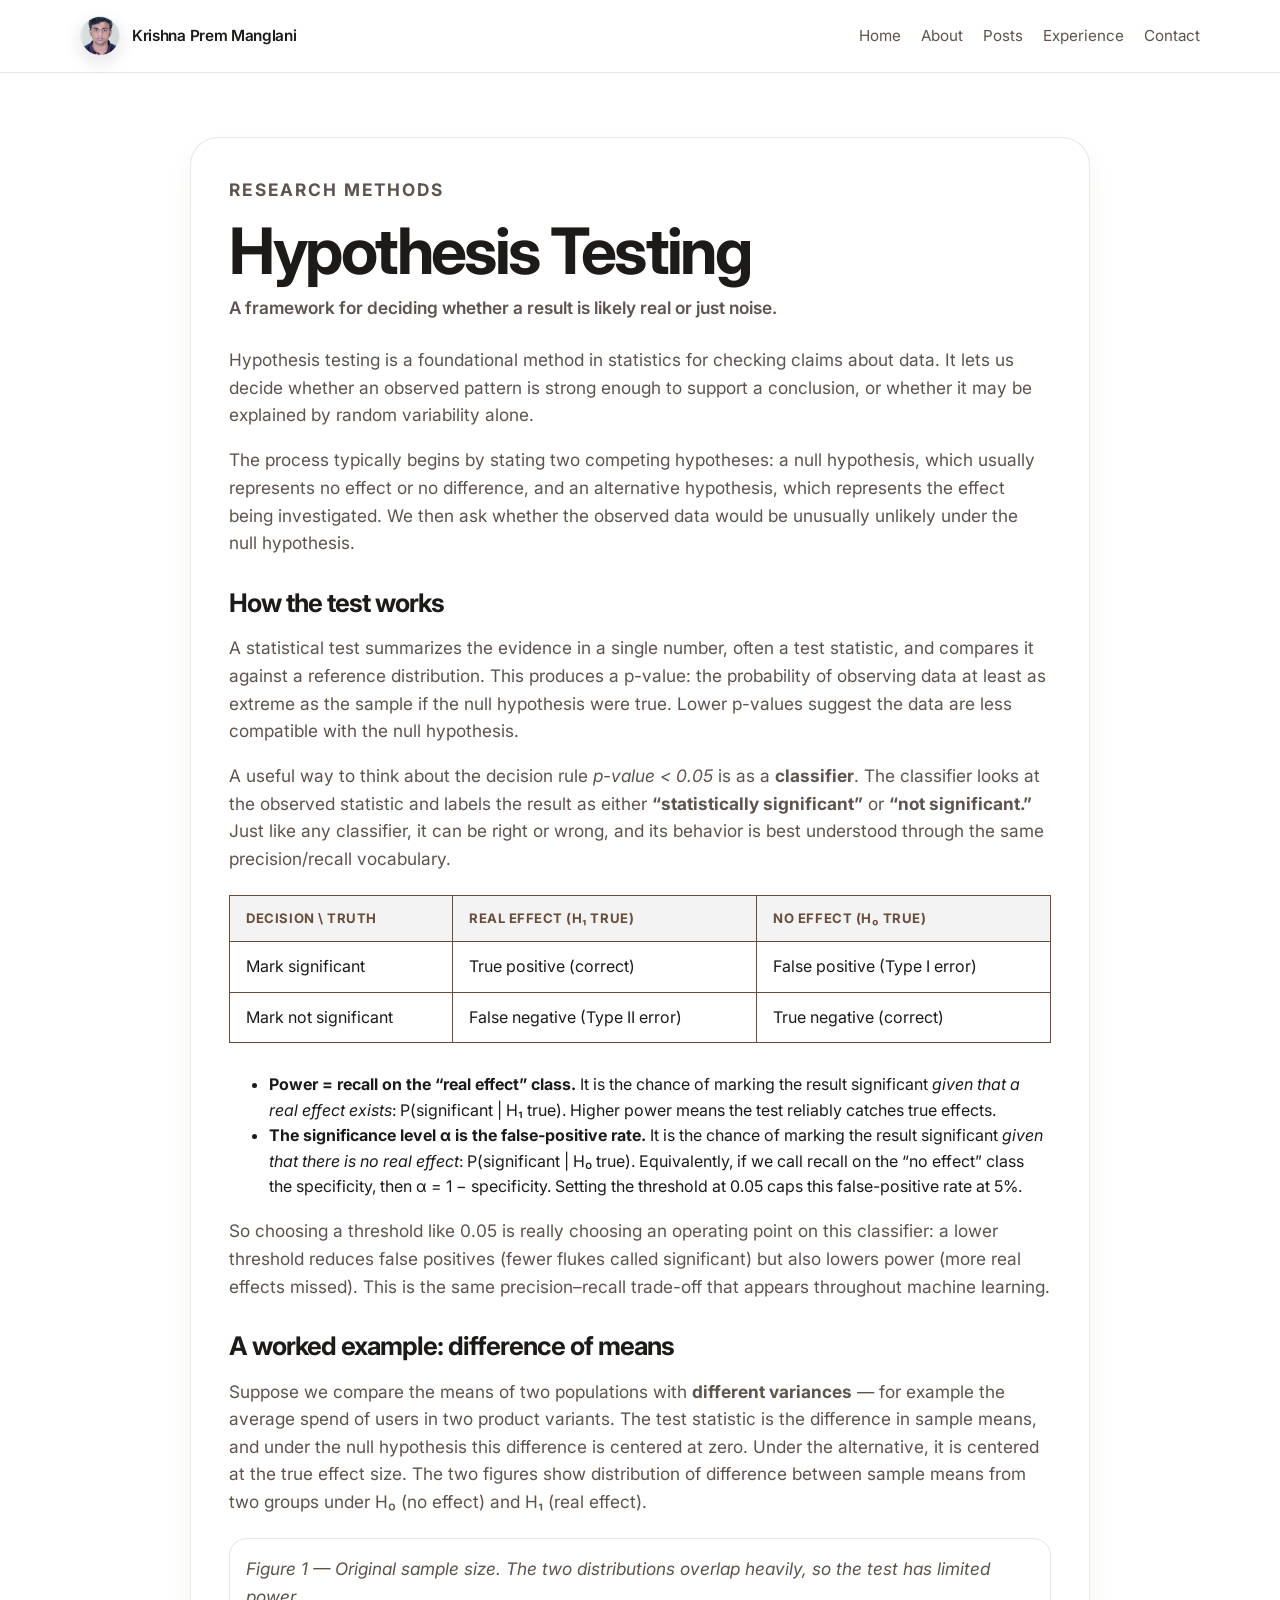
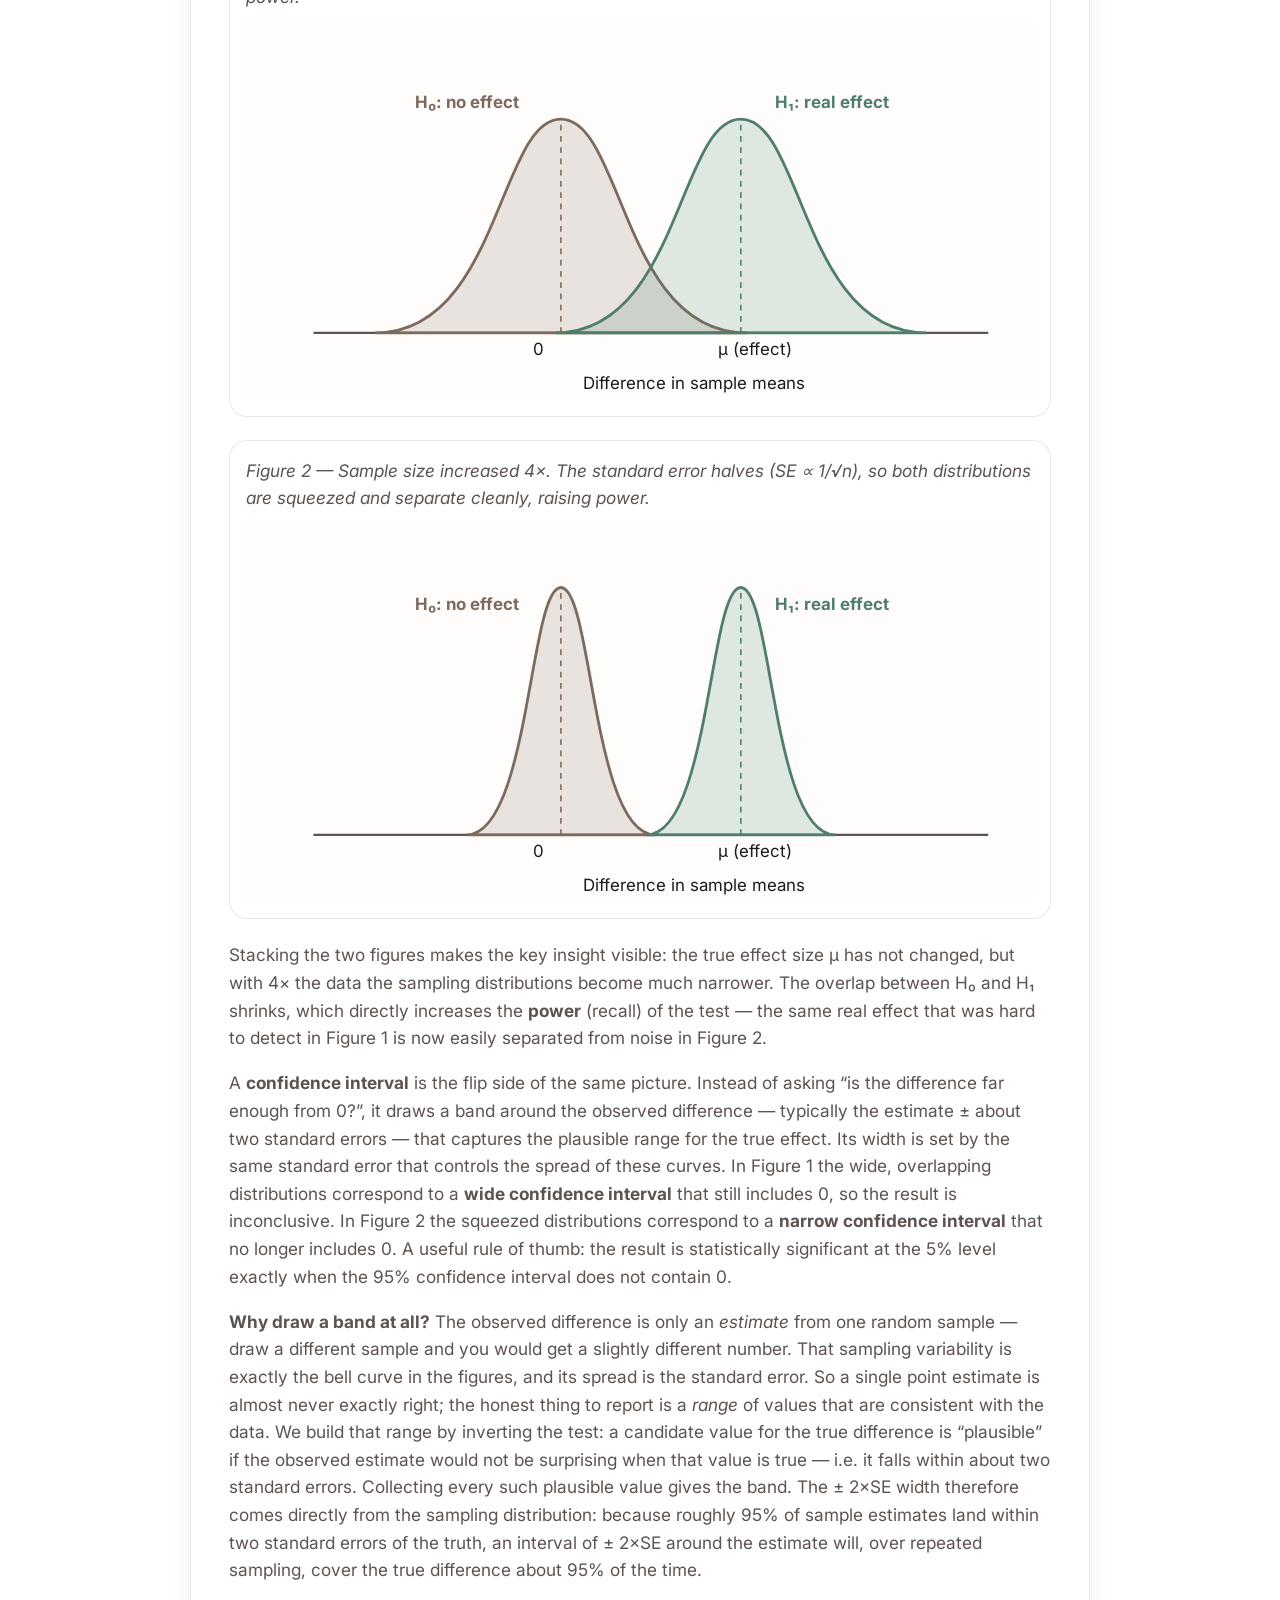
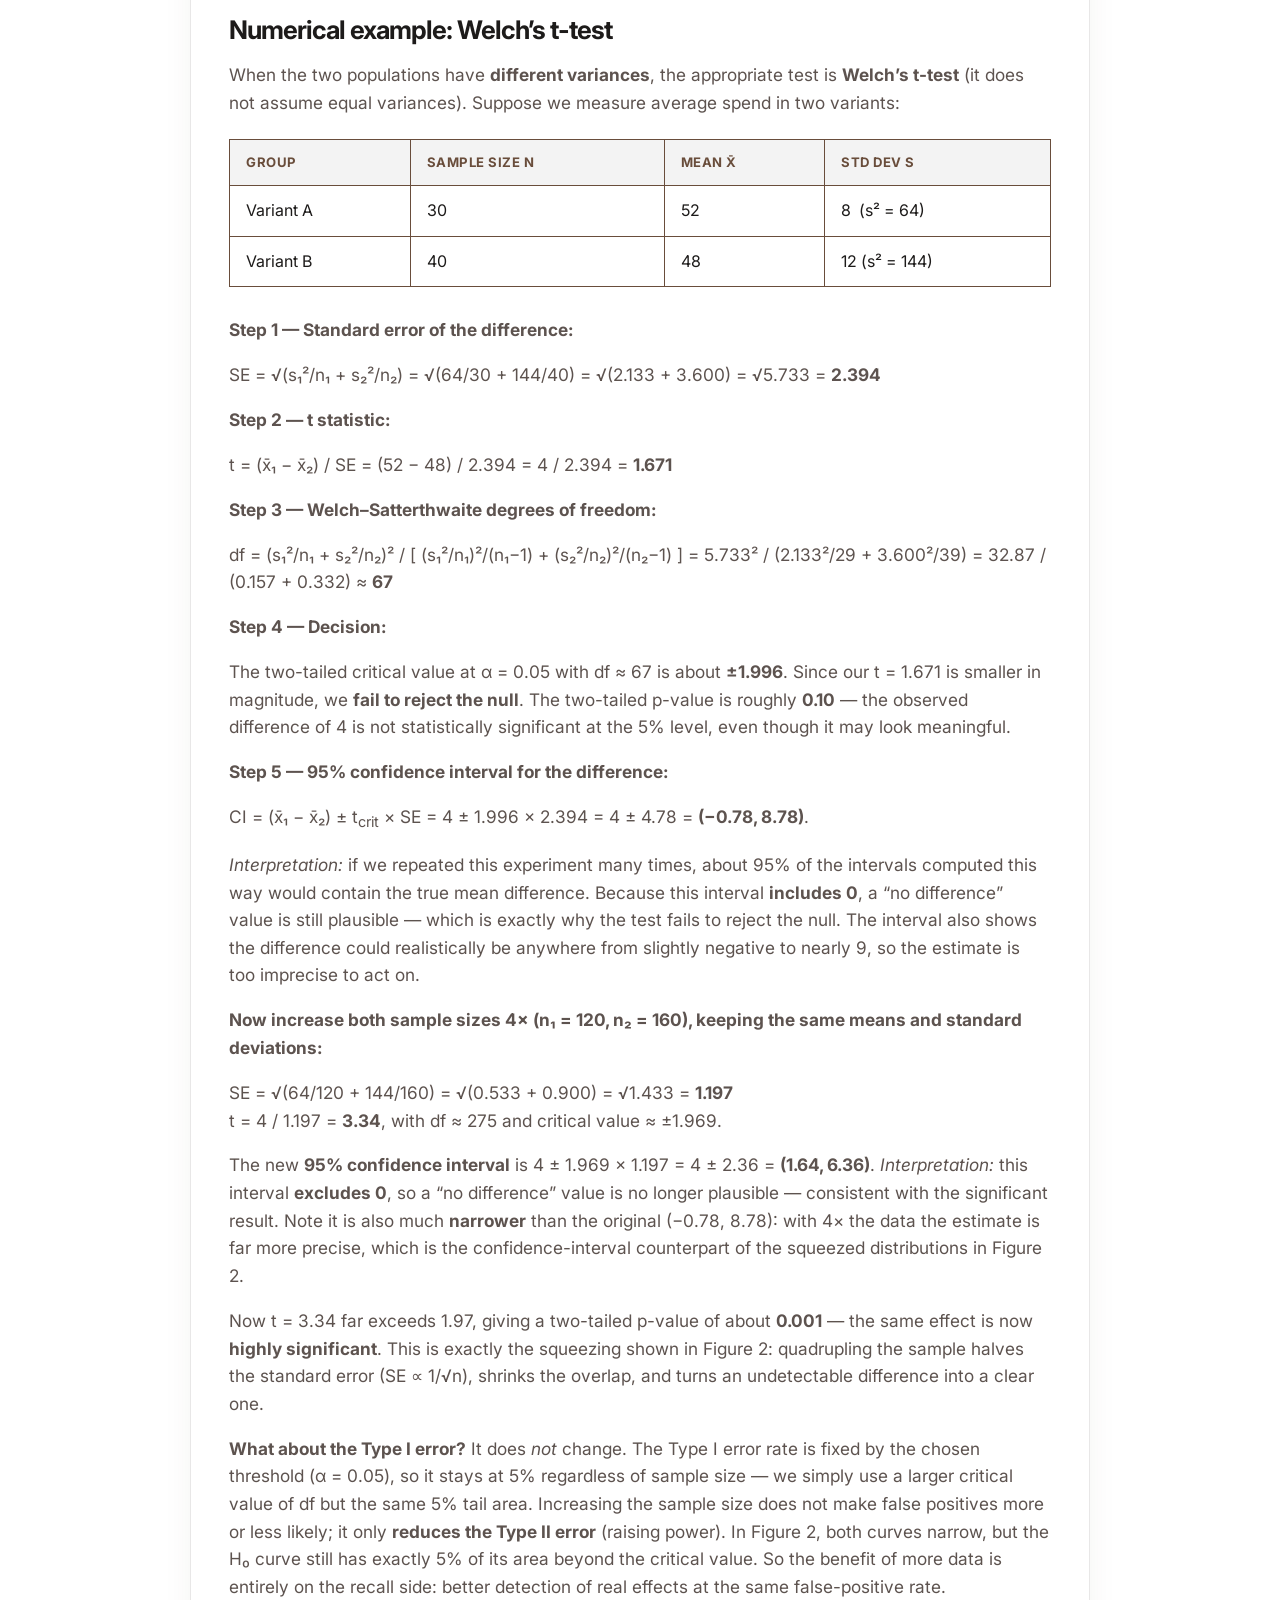
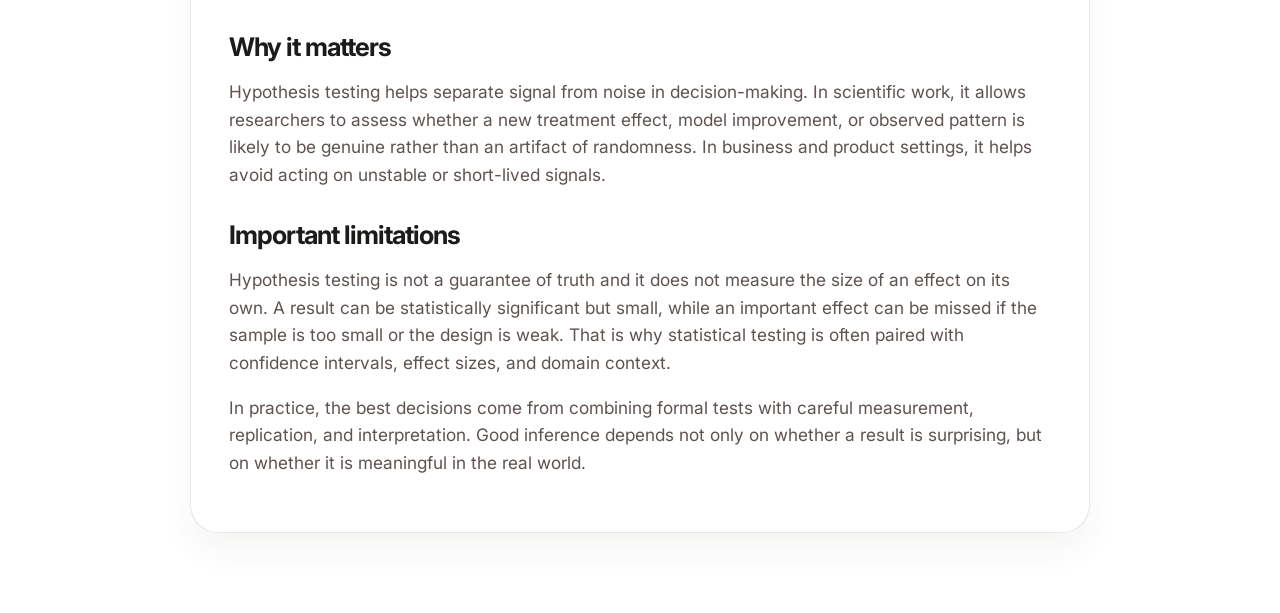
<file: hypothesis-testing.html>
<!DOCTYPE html>
<html lang="en">
  <head>
    <meta charset="UTF-8" />
    <meta name="viewport" content="width=device-width, initial-scale=1.0" />
    <title>Hypothesis Testing</title>
    <link rel="preconnect" href="https://fonts.googleapis.com" />
    <link rel="preconnect" href="https://fonts.gstatic.com" crossorigin />
    <link href="https://fonts.googleapis.com/css2?family=Inter:wght@400;500;600;700;800&display=swap" rel="stylesheet" />
    <link rel="stylesheet" href="style.css" />
  </head>
  <body class="post-page">
    <header class="site-header">
      <div class="container nav-wrap">
        <div class="brand" aria-label="Brand name">
          <img src="assets/IMG_20180211_121516.jpg" alt="Krishna Prem Manglani" class="brand-avatar" />
          <span class="brand-name">Krishna Prem Manglani</span>
        </div>
        <nav class="main-nav" aria-label="Main navigation">
          <a href="index.html#home">Home</a>
          <a href="index.html#about">About</a>
          <a href="index.html#posts">Posts</a>
          <a href="index.html#experience">Experience</a>
          <a href="index.html#contact">Contact</a>
        </nav>
      </div>
    </header>

    <main class="container post-content-wrap">
      <article class="post-article">
        <p class="eyebrow">Research Methods</p>
        <h1>Hypothesis Testing</h1>
        <p class="post-meta-line">A framework for deciding whether a result is likely real or just noise.</p>

        <p>
          Hypothesis testing is a foundational method in statistics for checking claims about data. It lets us
          decide whether an observed pattern is strong enough to support a conclusion, or whether it may be
          explained by random variability alone.
        </p>

        <p>
          The process typically begins by stating two competing hypotheses: a null hypothesis, which usually
          represents no effect or no difference, and an alternative hypothesis, which represents the effect
          being investigated. We then ask whether the observed data would be unusually unlikely under the null
          hypothesis.
        </p>

        <h2>How the test works</h2>
        <p>
          A statistical test summarizes the evidence in a single number, often a test statistic, and compares
          it against a reference distribution. This produces a p-value: the probability of observing data at
          least as extreme as the sample if the null hypothesis were true. Lower p-values suggest the data are
          less compatible with the null hypothesis.
        </p>

        <p>
          A useful way to think about the decision rule <em>p-value &lt; 0.05</em> is as a
          <strong>classifier</strong>. The classifier looks at the observed statistic and labels the result as
          either <strong>“statistically significant”</strong> or <strong>“not significant.”</strong> Just like any
          classifier, it can be right or wrong, and its behavior is best understood through the same
          precision/recall vocabulary.
        </p>

        <table class="data-table">
          <thead>
            <tr>
              <th>Decision \ Truth</th>
              <th>Real effect (H₁ true)</th>
              <th>No effect (H₀ true)</th>
            </tr>
          </thead>
          <tbody>
            <tr>
              <td>Mark significant</td>
              <td>True positive (correct)</td>
              <td>False positive (Type I error)</td>
            </tr>
            <tr>
              <td>Mark not significant</td>
              <td>False negative (Type II error)</td>
              <td>True negative (correct)</td>
            </tr>
          </tbody>
        </table>

        <ul>
          <li>
            <strong>Power = recall on the “real effect” class.</strong> It is the chance of marking the result
            significant <em>given that a real effect exists</em>: P(significant | H₁ true). Higher power means the
            test reliably catches true effects.
          </li>
          <li>
            <strong>The significance level α is the false-positive rate.</strong> It is the chance of marking the
            result significant <em>given that there is no real effect</em>: P(significant | H₀ true). Equivalently,
            if we call recall on the “no effect” class the specificity, then α = 1 − specificity. Setting the
            threshold at 0.05 caps this false-positive rate at 5%.
          </li>
        </ul>

        <p>
          So choosing a threshold like 0.05 is really choosing an operating point on this classifier: a lower
          threshold reduces false positives (fewer flukes called significant) but also lowers power (more real
          effects missed). This is the same precision–recall trade-off that appears throughout machine learning.
        </p>

        <h2>A worked example: difference of means</h2>
        <p>
          Suppose we compare the means of two populations with <strong>different variances</strong> — for example
          the average spend of users in two product variants. The test statistic is the difference in sample
          means, and under the null hypothesis this difference is centered at zero. Under the alternative, it is
          centered at the true effect size. The two figures show distribution of difference between sample means
          from two groups under H₀ (no effect) and H₁ (real effect).
        </p>

        <div class="stat-figure">
          <p class="figure-caption">Figure 1 — Original sample size. The two distributions overlap heavily, so the test has limited power.</p>
          <svg viewBox="0 0 700 340" width="100%" height="auto" role="img" aria-label="Overlapping null and alternative sampling distributions of the difference in means">
            <rect x="0" y="0" width="700" height="340" fill="#fffdfb"/>
            <line x1="60" y1="280" x2="660" y2="280" stroke="#5d534f" stroke-width="2"/>

            <path d="M115 280 C225 280, 225 90, 280 90 C335 90, 335 280, 445 280 Z" fill="#7e695d" fill-opacity="0.18" stroke="#7e695d" stroke-width="2.5"/>
            <path d="M275 280 C385 280, 385 90, 440 90 C495 90, 495 280, 605 280 Z" fill="#4f7e6a" fill-opacity="0.18" stroke="#4f7e6a" stroke-width="2.5"/>

            <line x1="280" y1="280" x2="280" y2="90" stroke="#7e695d" stroke-width="1.4" stroke-dasharray="5 5"/>
            <line x1="440" y1="280" x2="440" y2="90" stroke="#4f7e6a" stroke-width="1.4" stroke-dasharray="5 5"/>

            <g font-family="Inter, sans-serif" font-size="15" fill="#1d1b1a">
              <text x="255" y="300">0</text>
              <text x="420" y="300">μ (effect)</text>
              <text x="300" y="330">Difference in sample means</text>
              <text x="150" y="80" fill="#7e695d" font-weight="700">H₀: no effect</text>
              <text x="470" y="80" fill="#4f7e6a" font-weight="700">H₁: real effect</text>
            </g>
          </svg>
        </div>

        <div class="stat-figure">
          <p class="figure-caption">Figure 2 — Sample size increased 4×. The standard error halves (SE ∝ 1/√n), so both distributions are squeezed and separate cleanly, raising power.</p>
          <svg viewBox="0 0 700 340" width="100%" height="auto" role="img" aria-label="Null and alternative sampling distributions with 4x larger sample size, narrower and better separated">
            <rect x="0" y="0" width="700" height="340" fill="#fffdfb"/>
            <line x1="60" y1="280" x2="660" y2="280" stroke="#5d534f" stroke-width="2"/>

            <path d="M196 280 C252 280, 252 60, 280 60 C308 60, 308 280, 364 280 Z" fill="#7e695d" fill-opacity="0.18" stroke="#7e695d" stroke-width="2.5"/>
            <path d="M356 280 C412 280, 412 60, 440 60 C468 60, 468 280, 524 280 Z" fill="#4f7e6a" fill-opacity="0.18" stroke="#4f7e6a" stroke-width="2.5"/>

            <line x1="280" y1="280" x2="280" y2="60" stroke="#7e695d" stroke-width="1.4" stroke-dasharray="5 5"/>
            <line x1="440" y1="280" x2="440" y2="60" stroke="#4f7e6a" stroke-width="1.4" stroke-dasharray="5 5"/>

            <g font-family="Inter, sans-serif" font-size="15" fill="#1d1b1a">
              <text x="255" y="300">0</text>
              <text x="420" y="300">μ (effect)</text>
              <text x="300" y="330">Difference in sample means</text>
              <text x="150" y="80" fill="#7e695d" font-weight="700">H₀: no effect</text>
              <text x="470" y="80" fill="#4f7e6a" font-weight="700">H₁: real effect</text>
            </g>
          </svg>
        </div>

        <p>
          Stacking the two figures makes the key insight visible: the true effect size μ has not changed, but with
          4× the data the sampling distributions become much narrower. The overlap between H₀ and H₁ shrinks, which
          directly increases the <strong>power</strong> (recall) of the test — the same real effect that was hard to
          detect in Figure 1 is now easily separated from noise in Figure 2.
        </p>

        <p>
          A <strong>confidence interval</strong> is the flip side of the same picture. Instead of asking “is the
          difference far enough from 0?”, it draws a band around the observed difference — typically the estimate
          ± about two standard errors — that captures the plausible range for the true effect. Its width is set by
          the same standard error that controls the spread of these curves. In Figure 1 the wide, overlapping
          distributions correspond to a <strong>wide confidence interval</strong> that still includes 0, so the
          result is inconclusive. In Figure 2 the squeezed distributions correspond to a <strong>narrow
          confidence interval</strong> that no longer includes 0. A useful rule of thumb: the result is
          statistically significant at the 5% level exactly when the 95% confidence interval does not contain 0.
        </p>

        <p>
          <strong>Why draw a band at all?</strong> The observed difference is only an <em>estimate</em> from one
          random sample — draw a different sample and you would get a slightly different number. That sampling
          variability is exactly the bell curve in the figures, and its spread is the standard error. So a single
          point estimate is almost never exactly right; the honest thing to report is a <em>range</em> of values
          that are consistent with the data. We build that range by inverting the test: a candidate value for the
          true difference is “plausible” if the observed estimate would not be surprising when that value is true —
          i.e. it falls within about two standard errors. Collecting every such plausible value gives the band. The
          ± 2×SE width therefore comes directly from the sampling distribution: because roughly 95% of sample
          estimates land within two standard errors of the truth, an interval of ± 2×SE around the estimate will,
          over repeated sampling, cover the true difference about 95% of the time.
        </p>

        <h2>Numerical example: Welch’s t-test</h2>
        <p>
          When the two populations have <strong>different variances</strong>, the appropriate test is
          <strong>Welch’s t-test</strong> (it does not assume equal variances). Suppose we measure average spend in
          two variants:
        </p>

        <table class="data-table">
          <thead>
            <tr><th>Group</th><th>Sample size n</th><th>Mean x̄</th><th>Std dev s</th></tr>
          </thead>
          <tbody>
            <tr><td>Variant A</td><td>30</td><td>52</td><td>8&nbsp;&nbsp;(s² = 64)</td></tr>
            <tr><td>Variant B</td><td>40</td><td>48</td><td>12&nbsp;(s² = 144)</td></tr>
          </tbody>
        </table>

        <p><strong>Step 1 — Standard error of the difference:</strong></p>
        <p>
          SE = √(s₁²/n₁ + s₂²/n₂) = √(64/30 + 144/40) = √(2.133 + 3.600) = √5.733 = <strong>2.394</strong>
        </p>

        <p><strong>Step 2 — t statistic:</strong></p>
        <p>
          t = (x̄₁ − x̄₂) / SE = (52 − 48) / 2.394 = 4 / 2.394 = <strong>1.671</strong>
        </p>

        <p><strong>Step 3 — Welch–Satterthwaite degrees of freedom:</strong></p>
        <p>
          df = (s₁²/n₁ + s₂²/n₂)² / [ (s₁²/n₁)²/(n₁−1) + (s₂²/n₂)²/(n₂−1) ]
          = 5.733² / (2.133²/29 + 3.600²/39) = 32.87 / (0.157 + 0.332) ≈ <strong>67</strong>
        </p>

        <p><strong>Step 4 — Decision:</strong></p>
        <p>
          The two-tailed critical value at α = 0.05 with df ≈ 67 is about <strong>±1.996</strong>. Since our
          t = 1.671 is smaller in magnitude, we <strong>fail to reject the null</strong>. The two-tailed
          p-value is roughly <strong>0.10</strong> — the observed difference of 4 is not statistically
          significant at the 5% level, even though it may look meaningful.
        </p>

        <p><strong>Step 5 — 95% confidence interval for the difference:</strong></p>
        <p>
          CI = (x̄₁ − x̄₂) ± t<sub>crit</sub> × SE = 4 ± 1.996 × 2.394 = 4 ± 4.78 =
          <strong>(−0.78, 8.78)</strong>.
        </p>
        <p>
          <em>Interpretation:</em> if we repeated this experiment many times, about 95% of the intervals
          computed this way would contain the true mean difference. Because this interval
          <strong>includes 0</strong>, a “no difference” value is still plausible — which is exactly why the
          test fails to reject the null. The interval also shows the difference could realistically be anywhere
          from slightly negative to nearly 9, so the estimate is too imprecise to act on.
        </p>

        <p><strong>Now increase both sample sizes 4× (n₁ = 120, n₂ = 160), keeping the same means and standard deviations:</strong></p>
        <p>
          SE = √(64/120 + 144/160) = √(0.533 + 0.900) = √1.433 = <strong>1.197</strong><br />
          t = 4 / 1.197 = <strong>3.34</strong>, with df ≈ 275 and critical value ≈ ±1.969.
        </p>
        <p>
          The new <strong>95% confidence interval</strong> is 4 ± 1.969 × 1.197 = 4 ± 2.36 =
          <strong>(1.64, 6.36)</strong>. <em>Interpretation:</em> this interval <strong>excludes 0</strong>, so a
          “no difference” value is no longer plausible — consistent with the significant result. Note it is also
          much <strong>narrower</strong> than the original (−0.78, 8.78): with 4× the data the estimate is far more
          precise, which is the confidence-interval counterpart of the squeezed distributions in Figure 2.
        </p>
        <p>
          Now t = 3.34 far exceeds 1.97, giving a two-tailed p-value of about <strong>0.001</strong> — the same
          effect is now <strong>highly significant</strong>. This is exactly the squeezing shown in Figure 2:
          quadrupling the sample halves the standard error (SE ∝ 1/√n), shrinks the overlap, and turns an
          undetectable difference into a clear one.
        </p>

        <p>
          <strong>What about the Type I error?</strong> It does <em>not</em> change. The Type I error rate is
          fixed by the chosen threshold (α = 0.05), so it stays at 5% regardless of sample size — we simply use a
          larger critical value of df but the same 5% tail area. Increasing the sample size does not make false
          positives more or less likely; it only <strong>reduces the Type II error</strong> (raising power). In
          Figure 2, both curves narrow, but the H₀ curve still has exactly 5% of its area beyond the critical
          value. So the benefit of more data is entirely on the recall side: better detection of real effects at
          the same false-positive rate.
        </p>

        <h2>Why it matters</h2>
        <p>
          Hypothesis testing helps separate signal from noise in decision-making. In scientific work, it allows
          researchers to assess whether a new treatment effect, model improvement, or observed pattern is likely
          to be genuine rather than an artifact of randomness. In business and product settings, it helps avoid
          acting on unstable or short-lived signals.
        </p>

        <h2>Important limitations</h2>
        <p>
          Hypothesis testing is not a guarantee of truth and it does not measure the size of an effect on its
          own. A result can be statistically significant but small, while an important effect can be missed if
          the sample is too small or the design is weak. That is why statistical testing is often paired with
          confidence intervals, effect sizes, and domain context.
        </p>

        <p>
          In practice, the best decisions come from combining formal tests with careful measurement, replication,
          and interpretation. Good inference depends not only on whether a result is surprising, but on whether
          it is meaningful in the real world.
        </p>
      </article>
    </main>
  </body>
</html>
</file>
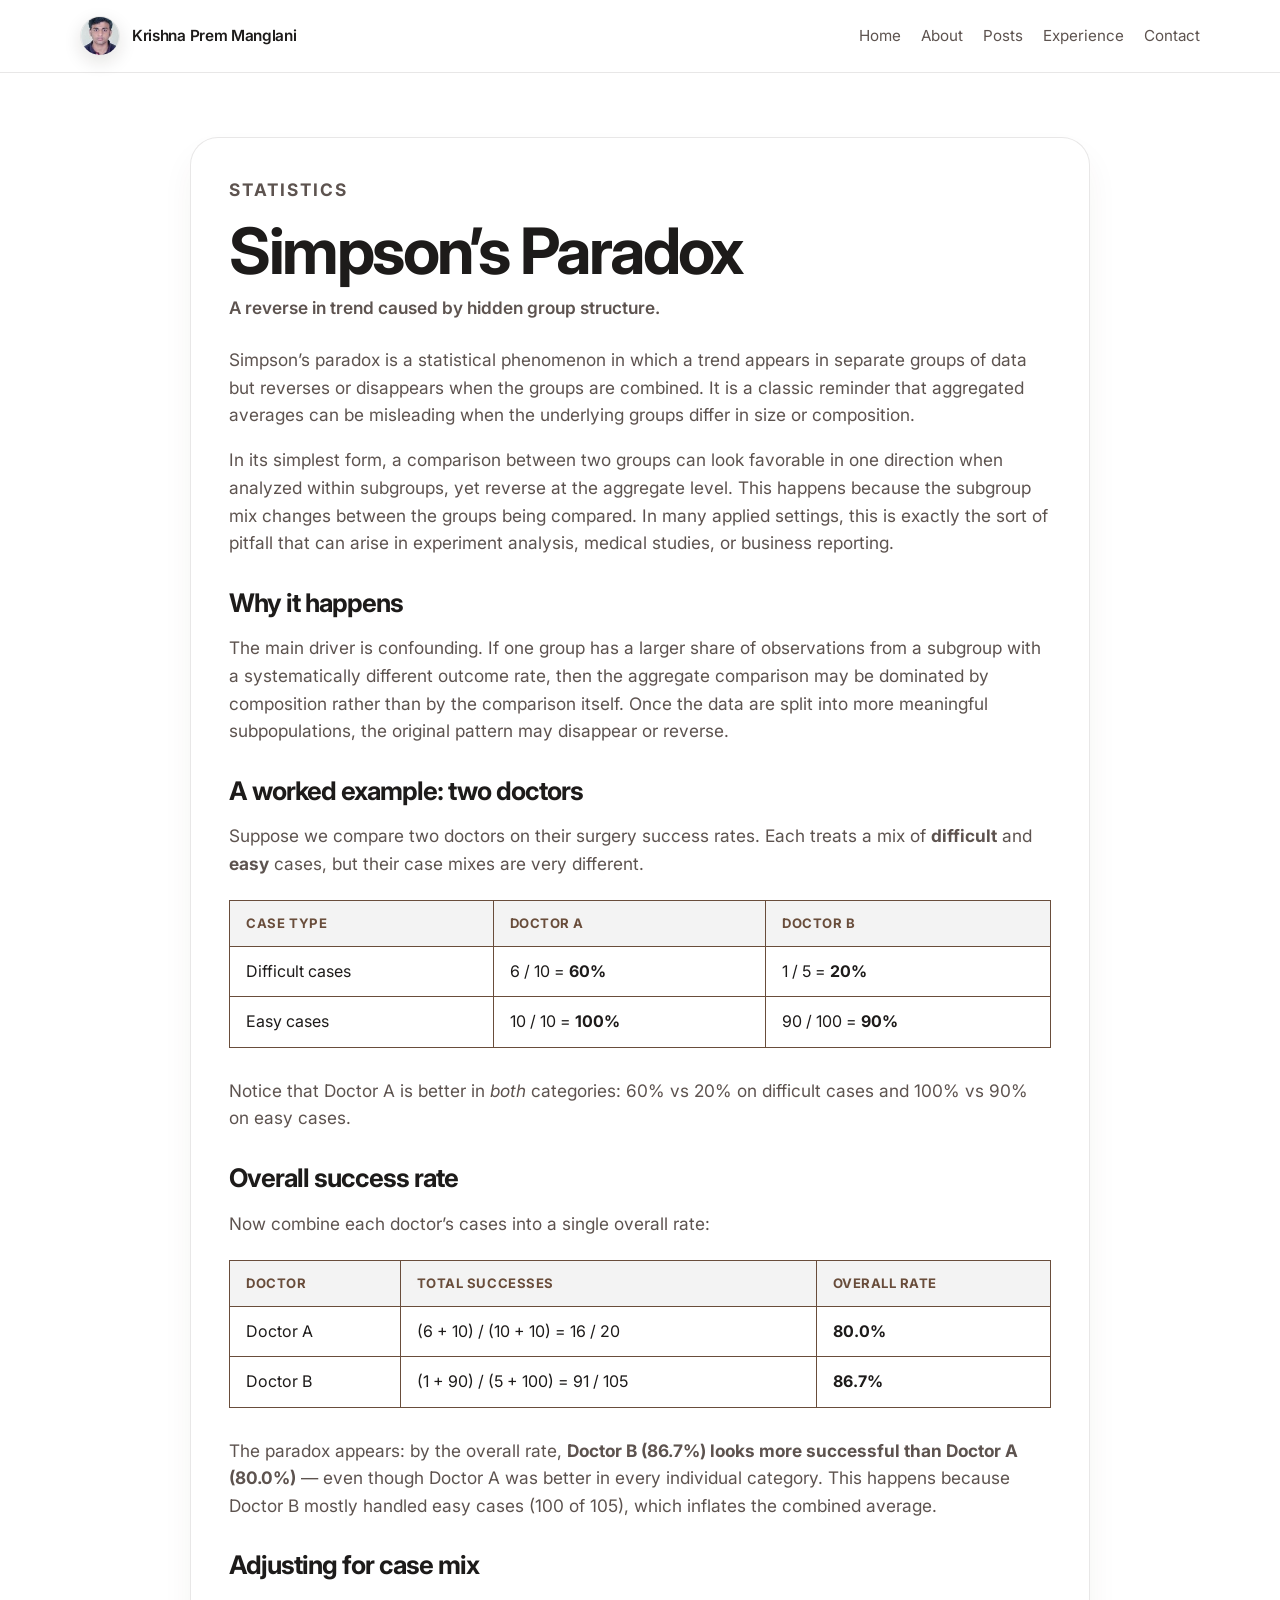
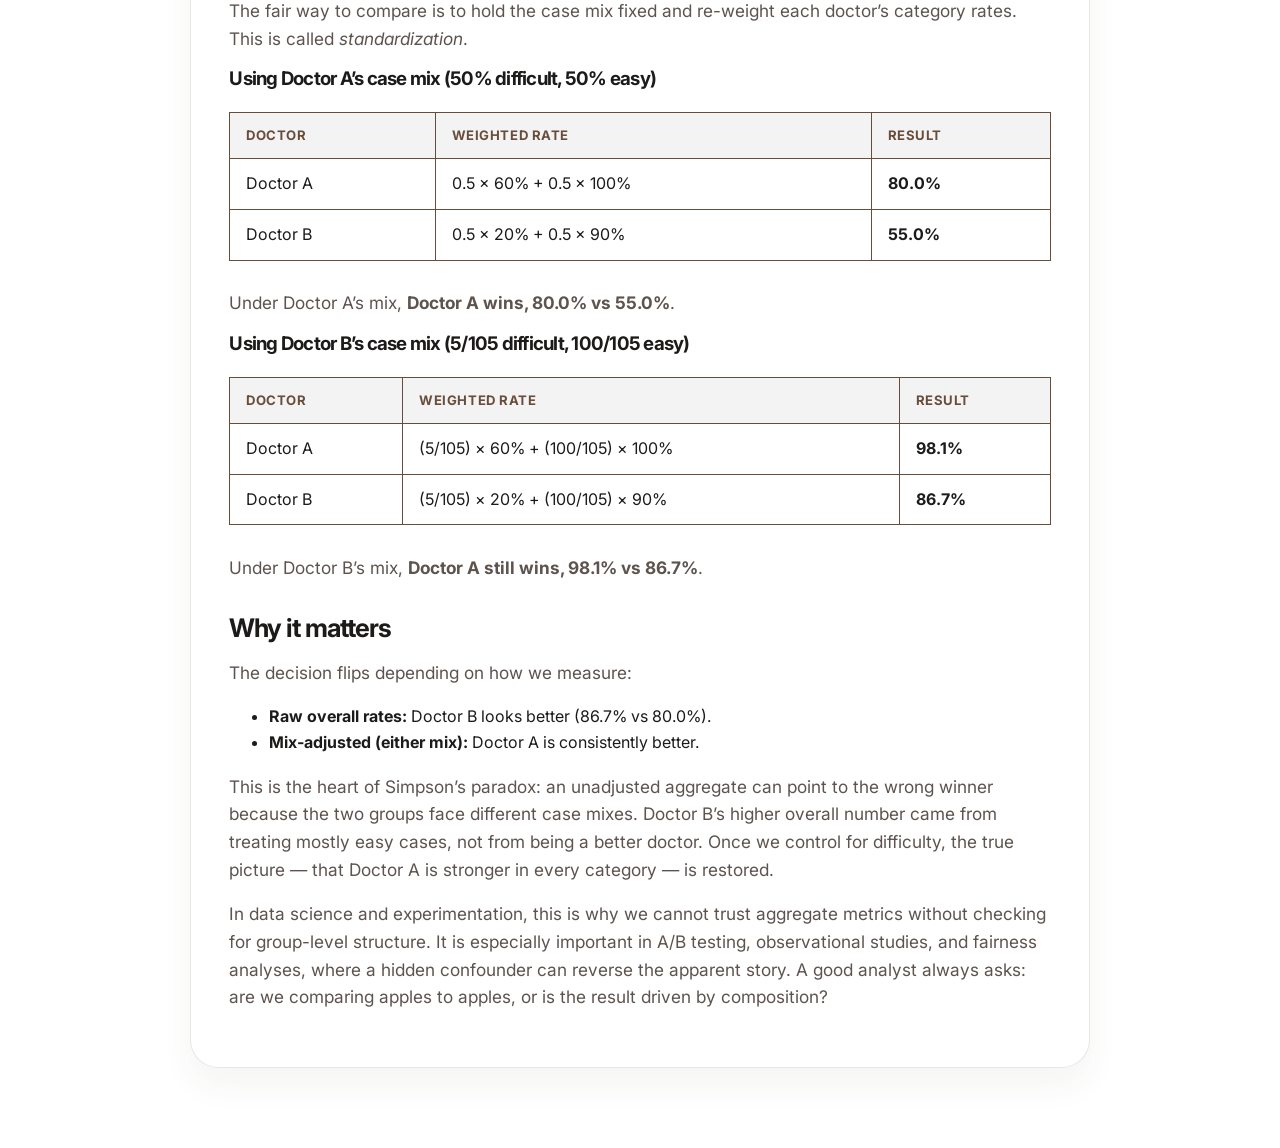
<file: simpson-paradox.html>
<!DOCTYPE html>
<html lang="en">
  <head>
    <meta charset="UTF-8" />
    <meta name="viewport" content="width=device-width, initial-scale=1.0" />
    <title>Simpson’s Paradox</title>
    <link rel="preconnect" href="https://fonts.googleapis.com" />
    <link rel="preconnect" href="https://fonts.gstatic.com" crossorigin />
    <link href="https://fonts.googleapis.com/css2?family=Inter:wght@400;500;600;700;800&display=swap" rel="stylesheet" />
    <link rel="stylesheet" href="style.css" />
  </head>
  <body class="post-page">
    <header class="site-header">
      <div class="container nav-wrap">
        <div class="brand" aria-label="Brand name">
          <img src="assets/IMG_20180211_121516.jpg" alt="Krishna Prem Manglani" class="brand-avatar" />
          <span class="brand-name">Krishna Prem Manglani</span>
        </div>
        <nav class="main-nav" aria-label="Main navigation">
          <a href="index.html#home">Home</a>
          <a href="index.html#about">About</a>
          <a href="index.html#posts">Posts</a>
          <a href="index.html#experience">Experience</a>
          <a href="index.html#contact">Contact</a>
        </nav>
      </div>
    </header>

    <main class="container post-content-wrap">
      <article class="post-article">
        <p class="eyebrow">Statistics</p>
        <h1>Simpson’s Paradox</h1>
        <p class="post-meta-line">A reverse in trend caused by hidden group structure.</p>

        <p>
          Simpson’s paradox is a statistical phenomenon in which a trend appears in separate groups of data
          but reverses or disappears when the groups are combined. It is a classic reminder that aggregated
          averages can be misleading when the underlying groups differ in size or composition.
        </p>

        <p>
          In its simplest form, a comparison between two groups can look favorable in one direction when
          analyzed within subgroups, yet reverse at the aggregate level. This happens because the subgroup
          mix changes between the groups being compared. In many applied settings, this is exactly the sort
          of pitfall that can arise in experiment analysis, medical studies, or business reporting.
        </p>

        <h2>Why it happens</h2>
        <p>
          The main driver is confounding. If one group has a larger share of observations from a subgroup
          with a systematically different outcome rate, then the aggregate comparison may be dominated by
          composition rather than by the comparison itself. Once the data are split into more meaningful
          subpopulations, the original pattern may disappear or reverse.
        </p>

        <h2>A worked example: two doctors</h2>
        <p>
          Suppose we compare two doctors on their surgery success rates. Each treats a mix of
          <strong>difficult</strong> and <strong>easy</strong> cases, but their case mixes are very different.
        </p>

        <table class="data-table">
          <thead>
            <tr>
              <th>Case type</th>
              <th>Doctor A</th>
              <th>Doctor B</th>
            </tr>
          </thead>
          <tbody>
            <tr>
              <td>Difficult cases</td>
              <td>6 / 10 = <strong>60%</strong></td>
              <td>1 / 5 = <strong>20%</strong></td>
            </tr>
            <tr>
              <td>Easy cases</td>
              <td>10 / 10 = <strong>100%</strong></td>
              <td>90 / 100 = <strong>90%</strong></td>
            </tr>
          </tbody>
        </table>

        <p>
          Notice that Doctor A is better in <em>both</em> categories: 60% vs 20% on difficult cases and
          100% vs 90% on easy cases.
        </p>

        <h2>Overall success rate</h2>
        <p>Now combine each doctor’s cases into a single overall rate:</p>
        <table class="data-table">
          <thead>
            <tr>
              <th>Doctor</th>
              <th>Total successes</th>
              <th>Overall rate</th>
            </tr>
          </thead>
          <tbody>
            <tr>
              <td>Doctor A</td>
              <td>(6 + 10) / (10 + 10) = 16 / 20</td>
              <td><strong>80.0%</strong></td>
            </tr>
            <tr>
              <td>Doctor B</td>
              <td>(1 + 90) / (5 + 100) = 91 / 105</td>
              <td><strong>86.7%</strong></td>
            </tr>
          </tbody>
        </table>
        <p>
          The paradox appears: by the overall rate, <strong>Doctor B (86.7%) looks more successful than
          Doctor A (80.0%)</strong> — even though Doctor A was better in every individual category. This
          happens because Doctor B mostly handled easy cases (100 of 105), which inflates the combined average.
        </p>

        <h2>Adjusting for case mix</h2>
        <p>
          The fair way to compare is to hold the case mix fixed and re-weight each doctor’s category rates.
          This is called <em>standardization</em>.
        </p>

        <h3>Using Doctor A’s case mix (50% difficult, 50% easy)</h3>
        <table class="data-table">
          <thead>
            <tr><th>Doctor</th><th>Weighted rate</th><th>Result</th></tr>
          </thead>
          <tbody>
            <tr>
              <td>Doctor A</td>
              <td>0.5 × 60% + 0.5 × 100%</td>
              <td><strong>80.0%</strong></td>
            </tr>
            <tr>
              <td>Doctor B</td>
              <td>0.5 × 20% + 0.5 × 90%</td>
              <td><strong>55.0%</strong></td>
            </tr>
          </tbody>
        </table>
        <p>Under Doctor A’s mix, <strong>Doctor A wins, 80.0% vs 55.0%</strong>.</p>

        <h3>Using Doctor B’s case mix (5/105 difficult, 100/105 easy)</h3>
        <table class="data-table">
          <thead>
            <tr><th>Doctor</th><th>Weighted rate</th><th>Result</th></tr>
          </thead>
          <tbody>
            <tr>
              <td>Doctor A</td>
              <td>(5/105) × 60% + (100/105) × 100%</td>
              <td><strong>98.1%</strong></td>
            </tr>
            <tr>
              <td>Doctor B</td>
              <td>(5/105) × 20% + (100/105) × 90%</td>
              <td><strong>86.7%</strong></td>
            </tr>
          </tbody>
        </table>
        <p>Under Doctor B’s mix, <strong>Doctor A still wins, 98.1% vs 86.7%</strong>.</p>

        <h2>Why it matters</h2>
        <p>
          The decision flips depending on how we measure:
        </p>
        <ul>
          <li><strong>Raw overall rates:</strong> Doctor B looks better (86.7% vs 80.0%).</li>
          <li><strong>Mix-adjusted (either mix):</strong> Doctor A is consistently better.</li>
        </ul>
        <p>
          This is the heart of Simpson’s paradox: an unadjusted aggregate can point to the wrong winner
          because the two groups face different case mixes. Doctor B’s higher overall number came from
          treating mostly easy cases, not from being a better doctor. Once we control for difficulty, the
          true picture — that Doctor A is stronger in every category — is restored.
        </p>

        <p>
          In data science and experimentation, this is why we cannot trust aggregate metrics without checking
          for group-level structure. It is especially important in A/B testing, observational studies, and
          fairness analyses, where a hidden confounder can reverse the apparent story. A good analyst always
          asks: are we comparing apples to apples, or is the result driven by composition?
        </p>
      </article>
    </main>
  </body>
</html>
</file>
<file: style.css>
:root {
  --bg: #ffffff;
  --bg-strong: #ffffff;
  --panel: #ffffff;
  --panel-strong: #f3f3f3;
  --text: #1d1b1a;
  --muted: #5d534f;
  --line: rgba(29, 27, 26, 0.1);
  --accent: #87614d;
  --accent-strong: #694d3b;
  --shadow: 0 24px 54px rgba(56, 42, 37, 0.12);
}

* {
  box-sizing: border-box;
}

html {
  scroll-behavior: smooth;
}

body {
  margin: 0;
  font-family: "Inter", sans-serif;
  background: var(--bg);
  color: var(--text);
  line-height: 1.6;
}

a {
  color: inherit;
  text-decoration: none;
}

img {
  max-width: 100%;
  display: block;
}

.container {
  width: min(1120px, calc(100% - 2rem));
  margin: 0 auto;
}

.site-header {
  position: sticky;
  top: 0;
  z-index: 10;
  backdrop-filter: blur(18px);
  background: rgba(255, 255, 255, 0.92);
  border-bottom: 1px solid var(--line);
}

.nav-wrap {
  display: flex;
  align-items: center;
  justify-content: space-between;
  min-height: 72px;
}

.brand {
  display: inline-flex;
  align-items: center;
  gap: 0.75rem;
  min-width: 0;
}

.brand-avatar {
  width: 2.5rem;
  height: 2.5rem;
  border-radius: 50%;
  object-fit: cover;
  border: 1px solid var(--line);
  box-shadow: 0 6px 18px rgba(34, 24, 19, 0.12);
}

.brand-name {
  font-size: 0.96rem;
  font-weight: 600;
  letter-spacing: -0.02em;
  color: var(--text);
}

.main-nav {
  display: flex;
  align-items: center;
  gap: 1.25rem;
  color: var(--muted);
  font-size: 0.95rem;
}

.main-nav a:hover,
.socials a:hover,
.text-link:hover {
  color: var(--accent-strong);
}

.hero {
  padding: 0 0 2.5rem;
}

.carousel {
  position: relative;
  width: 100%;
  min-height: 620px;
  overflow: hidden;
  background: #f4f1ee;
}

.carousel-caption {
  position: absolute;
  left: clamp(2rem, 4vw, 4rem);
  bottom: clamp(3.2rem, 5vw, 4rem);
  z-index: 3;
  max-width: min(44rem, 80vw);
  color: rgba(255, 255, 255, 0.62);
  text-shadow: 0 6px 22px rgba(0, 0, 0, 0.18);
}

.carousel-caption h2 {
  margin: 0;
  font-size: clamp(1.05rem, 1.8vw, 1.8rem);
  line-height: 1.1;
  letter-spacing: -0.03em;
  font-weight: 500;
}

.slides {
  position: relative;
  width: 100%;
  height: 620px;
}

.slide {
  position: absolute;
  inset: 0;
  opacity: 0;
  pointer-events: none;
  transition: opacity 0.8s ease;
}

.slide.active {
  opacity: 1;
  pointer-events: auto;
}

.slide img {
  width: 100%;
  height: 100%;
  object-fit: cover;
  object-position: center center;
  filter: saturate(0.9) brightness(0.72);
  transform: scale(1.02);
}

.carousel-dots {
  position: absolute;
  left: 50%;
  bottom: 1.25rem;
  transform: translateX(-50%);
  display: flex;
  gap: 0.6rem;
  z-index: 4;
}

.dot {
  width: 0.8rem;
  height: 0.8rem;
  border-radius: 50%;
  border: 0;
  background: rgba(255, 255, 255, 0.45);
  cursor: pointer;
  padding: 0;
}

.dot.active {
  background: white;
  box-shadow: 0 0 0 4px rgba(255, 255, 255, 0.2);
}

.hero-grid {
  display: grid;
  grid-template-columns: 1.3fr 0.7fr;
  gap: 2rem;
  align-items: center;
}

.eyebrow {
  margin: 0 0 0.75rem;
  color: var(--accent-strong);
  font-weight: 700;
  letter-spacing: 0.12em;
  text-transform: uppercase;
  font-size: 0.72rem;
}

h1,
h2,
h3 {
  margin: 0 0 0.8rem;
  letter-spacing: -0.04em;
  line-height: 1.1;
}

h1 {
  font-size: clamp(2.7rem, 5vw, 4.7rem);
  max-width: 620px;
}

h2 {
  font-size: clamp(2rem, 3vw, 2.8rem);
}

.hero-text,
.featured-content p,
.about-copy p,
.newsletter-box p,
.card p,
.about-grid p,
.project-card p,
.post-body p,
.timeline-content p,
.profile-card p {
  color: var(--muted);
  font-size: 1.05rem;
}

.quick-stats {
  display: flex;
  flex-wrap: wrap;
  gap: 1.25rem;
  margin-top: 2rem;
}

.quick-stats div {
  min-width: 120px;
}

.quick-stats strong {
  display: block;
  font-size: 1.2rem;
  letter-spacing: -0.04em;
}

.quick-stats span {
  color: var(--muted);
  font-size: 0.85rem;
}

.hero-actions {
  display: flex;
  flex-wrap: wrap;
  gap: 1rem;
  margin-top: 2rem;
}

.hero-panel {
  display: flex;
  justify-content: center;
}

.profile-card {
  width: min(100%, 420px);
  background: linear-gradient(180deg, rgba(18, 18, 18, 0.96), rgba(43, 27, 20, 0.92));
  color: #f1ece8;
  padding: 2rem;
  border-radius: 28px;
  box-shadow: var(--shadow);
}

.profile-badge {
  display: inline-block;
  margin-bottom: 0.85rem;
  padding: 0.45rem 0.7rem;
  border-radius: 999px;
  background: rgba(255,255,255,0.12);
  border: 1px solid rgba(255,255,255,0.2);
  font-size: 0.72rem;
  letter-spacing: 0.08em;
  text-transform: uppercase;
}

.profile-card h2 {
  margin-bottom: 0.8rem;
  font-size: clamp(1.7rem, 3vw, 2.4rem);
}

.profile-card p,
.profile-card li {
  color: rgba(241, 236, 232, 0.8);
}

.profile-card ul {
  margin: 1rem 0 0;
  padding-left: 1.1rem;
}

.section {
  padding: 3rem 0 4.5rem;
}

.about-grid {
  display: grid;
  grid-template-columns: 1.25fr 0.75fr;
  gap: 2rem;
  align-items: center;
}

.about-copy {
  min-width: 0;
}

.about-photo {
  display: flex;
  justify-content: center;
}

.about-photo img {
  width: min(100%, 420px);
  height: 520px;
  object-fit: cover;
  border-radius: 28px;
  box-shadow: var(--shadow);
}

.chip-panel {
  background: rgba(255,255,255,0.55);
  border: 1px solid var(--line);
  border-radius: 22px;
  padding: 1.5rem;
  box-shadow: 0 18px 32px rgba(73, 55, 49, 0.07);
}

.chip-list {
  display: flex;
  flex-wrap: wrap;
  gap: 0.7rem;
  margin-top: 1rem;
}

.chip-list span {
  display: inline-flex;
  align-items: center;
  padding: 0.6rem 0.9rem;
  border-radius: 999px;
  border: 1px solid var(--line);
  background: rgba(255,255,255,0.6);
  color: var(--accent-strong);
  font-size: 0.8rem;
  font-weight: 600;
}

.project-grid {
  display: grid;
  grid-template-columns: repeat(2, minmax(0, 1fr));
  gap: 1.5rem;
}

.project-card {
  background: rgba(255,255,255,0.55);
  border: 1px solid var(--line);
  border-radius: 22px;
  padding: 1.5rem;
  box-shadow: 0 18px 32px rgba(73, 55, 49, 0.06);
}

.project-tag {
  display: inline-block;
  margin-bottom: 0.8rem;
  padding: 0.4rem 0.7rem;
  background: #efe3d6;
  color: var(--accent-strong);
  border-radius: 999px;
  font-size: 0.7rem;
  letter-spacing: 0.08em;
  text-transform: uppercase;
  font-weight: 700;
}

.project-card h3,
.timeline-content h3 {
  font-size: 1.5rem;
}

.experience-block,
.education-block {
  background: rgba(255,255,255,0.45);
  border: 1px solid var(--line);
  border-radius: 28px;
  padding: 2rem;
  box-shadow: var(--shadow);
}

.education-block {
  margin-top: 2rem;
}

.timeline {
  display: grid;
  gap: 1rem;
  margin-top: 1.2rem;
}

.timeline-item {
  display: grid;
  grid-template-columns: 180px 1fr;
  gap: 1rem;
  align-items: start;
  border-top: 1px solid var(--line);
  padding-top: 1rem;
}

.timeline-item:first-child {
  border-top: 0;
  padding-top: 0;
}

.timeline-date,
.edu-year {
  color: var(--accent-strong);
  font-weight: 700;
  letter-spacing: 0.04em;
  font-size: 0.85rem;
  text-transform: uppercase;
}

.education-grid {
  display: grid;
  grid-template-columns: 1fr;
  gap: 1.25rem;
  margin-top: 1.3rem;
}

.education-card {
  background: rgba(255,255,255,0.5);
  border: 1px solid var(--line);
  border-radius: 20px;
  padding: 1.4rem;
}

.training-card {
  display: grid;
  gap: 0.75rem;
}

.training-list {
  display: grid;
  gap: 1rem;
}

.training-item {
  display: grid;
  grid-template-columns: minmax(130px, 170px) minmax(0, 1fr);
  gap: 0.9rem;
  align-items: start;
  border-top: 1px solid var(--line);
  padding-top: 0.9rem;
}

.training-item:first-child {
  border-top: 0;
  padding-top: 0;
}

.training-date {
  color: var(--accent-strong);
  font-size: 0.78rem;
  font-weight: 700;
  letter-spacing: 0.04em;
  text-transform: uppercase;
  white-space: nowrap;
  overflow: visible;
}

.training-content {
  min-width: 0;
}

.education-card h3 {
  font-size: 1.3rem;
  margin-bottom: 0.6rem;
}

.education-card p {
  margin: 0;
  color: var(--muted);
}

.posts-section {
  padding-top: 2rem;
}

.posts-grid {
  display: flex;
  flex-direction: column;
  gap: 0;
  margin-top: 1.4rem;
  border: 1px solid var(--line);
  border-radius: 16px;
  overflow: hidden;
  background: rgba(255, 255, 255, 0.55);
}

.post-card {
  display: block;
  padding: 1.4rem 1.6rem;
  border-bottom: 1px solid var(--line);
  transition: background 0.15s ease;
}

.post-card:last-child {
  border-bottom: 0;
}

.post-card:hover {
  background: rgba(246, 239, 232, 0.5);
}

.post-card h3 {
  margin: 0.3rem 0 0.4rem;
  font-size: 1.25rem;
}

.post-card p:not(.post-kicker) {
  margin: 0 0 0.5rem;
}

.post-kicker {
  margin: 0;
  color: var(--accent-strong);
  font-size: 0.72rem;
  letter-spacing: 0.12em;
  text-transform: uppercase;
  font-weight: 700;
}

.read-link {
  display: inline-block;
  color: var(--accent-strong);
  font-weight: 600;
}

.contact-section {
  padding-bottom: 5rem;
}

.contact-box {
  display: flex;
  justify-content: space-between;
  align-items: center;
  gap: 1.5rem;
  background: linear-gradient(135deg, #1d1b1a, #2f2723);
  color: #f4efe9;
  border-radius: 28px;
  padding: 2rem 2.2rem;
  box-shadow: var(--shadow);
}

.contact-box .eyebrow {
  color: #d9c7b8;
}

.contact-box h2 {
  max-width: 560px;
}

.contact-actions {
  display: flex;
  flex-wrap: wrap;
  gap: 0.8rem;
}

.contact-box .btn-primary {
  background: #f4efe9;
  color: var(--text);
  box-shadow: none;
}

.contact-box .btn-secondary,
.contact-box .btn-secondary:visited,
.contact-box .btn-secondary:active,
.contact-box .btn-secondary:focus {
  border-color: rgba(255,255,255,0.2);
  background: transparent;
  color: #f4efe9;
  font: inherit;
  text-decoration: none;
}

.post-page {
  background: var(--bg);
}

.post-content-wrap {
  padding: 4rem 0 5rem;
}

.post-article {
  max-width: 900px;
  margin: 0 auto;
  background: rgba(255, 255, 255, 0.55);
  border: 1px solid var(--line);
  border-radius: 28px;
  padding: clamp(1.5rem, 3vw, 3rem);
  box-shadow: 0 18px 32px rgba(73, 55, 49, 0.05);
}

.post-article h1 {
  font-size: clamp(2.3rem, 5vw, 4rem);
  margin-bottom: 0.5rem;
}

.post-article h2 {
  font-size: clamp(1.5rem, 2vw, 2.1rem);
  margin-top: 2rem;
}

.post-article p {
  color: var(--muted);
  font-size: 1.08rem;
}

.post-meta-line {
  margin-top: 0;
  margin-bottom: 1.5rem;
  color: var(--accent-strong);
  font-weight: 600;
}

.data-table {
  width: 100%;
  border-collapse: collapse;
  margin: 1.4rem 0 1.8rem;
  font-size: 1rem;
  background: rgba(255, 255, 255, 0.6);
  border: 1.5px solid var(--accent-strong);
}

.data-table th,
.data-table td {
  padding: 0.75rem 1rem;
  text-align: left;
  border: 1px solid var(--accent-strong);
  color: var(--text);
}

.data-table thead th {
  background: var(--panel-strong);
  color: var(--accent-strong);
  font-size: 0.82rem;
  letter-spacing: 0.04em;
  text-transform: uppercase;
}

.stat-figure {
  margin: 1.4rem 0;
  border: 1px solid var(--line);
  border-radius: 18px;
  padding: 1rem 1rem 0.5rem;
  background: rgba(255, 255, 255, 0.5);
}

.stat-figure + .stat-figure {
  margin-top: 1rem;
}

.figure-caption {
  margin: 0 0 0.5rem;
  color: var(--muted);
  font-size: 0.9rem;
  font-style: italic;
}

.pipeline-line {
  margin: 1.2rem 0;
  padding: 0.9rem 1.1rem;
  border-left: 3px solid var(--accent-strong);
  background: rgba(246, 239, 232, 0.5);
  border-radius: 0 12px 12px 0;
  color: var(--accent-strong);
  font-weight: 600;
  font-size: 0.98rem;
}

.post-article h4 {
  margin: 1.6rem 0 0.5rem;
  font-size: 1.15rem;
  color: var(--accent-strong);
}

.post-article mjx-container[display="true"] {
  overflow-x: auto;
  overflow-y: hidden;
  padding: 0.4rem 0;
}

.btn {
  display: inline-flex;
  align-items: center;
  justify-content: center;
  border-radius: 999px;
  padding: 0.9rem 1.35rem;
  border: 1px solid transparent;
  transition: transform 0.2s ease, box-shadow 0.2s ease;
  font-weight: 600;
  font: inherit;
}

.btn:hover {
  transform: translateY(-1px);
}

.btn-primary {
  background: var(--text);
  color: white;
  box-shadow: var(--shadow);
}

.btn-secondary {
  border-color: var(--line);
  background: rgba(255, 255, 255, 0.25);
}

.hero-visual {
  display: flex;
  justify-content: center;
}

.card {
  background: rgba(255, 255, 255, 0.55);
  border: 1px solid rgba(29, 27, 26, 0.08);
  border-radius: 24px;
  box-shadow: var(--shadow);
}

.card-large {
  width: min(100%, 410px);
  padding: 2rem;
  background: linear-gradient(135deg, rgba(255,255,255,0.8), rgba(243,232,224,0.9));
}

.card-label,
.post-meta,
.meta-row {
  color: var(--muted);
  font-size: 0.8rem;
  letter-spacing: 0.04em;
  text-transform: uppercase;
}

.meta-row {
  display: flex;
  justify-content: space-between;
  margin-top: 1.5rem;
}

.featured,
.posts,
.about,
.newsletter {
  padding: 2rem 0 4.5rem;
}

.section-heading {
  margin-bottom: 1.5rem;
}

.featured-post {
  display: grid;
  grid-template-columns: 1.1fr 1fr;
  background: rgba(255, 255, 255, 0.45);
  border: 1px solid var(--line);
  border-radius: 28px;
  overflow: hidden;
  box-shadow: var(--shadow);
}

.featured-image {
  min-height: 320px;
  background: linear-gradient(135deg, #d3b7a7, #99857a);
  display: grid;
  place-items: center;
}

.image-placeholder {
  font-weight: 700;
  color: rgba(255,255,255,0.82);
  letter-spacing: 0.14em;
  text-transform: uppercase;
  font-size: 0.8rem;
}

.featured-content {
  padding: 2rem;
  background: var(--panel);
}

.post-meta {
  display: flex;
  align-items: center;
  gap: 0.5rem;
  text-transform: uppercase;
  letter-spacing: 0.08em;
}

.text-link {
  display: inline-block;
  margin-top: 0.75rem;
  font-weight: 600;
  color: var(--accent-strong);
}

.section-heading-row {
  display: flex;
  justify-content: space-between;
  align-items: end;
  gap: 1rem;
  margin-bottom: 1.5rem;
}

.post-grid {
  display: grid;
  grid-template-columns: repeat(3, minmax(0, 1fr));
  gap: 1.5rem;
}

.post-card {
  background: rgba(255,255,255,0.55);
  border: 1px solid var(--line);
  border-radius: 22px;
  overflow: hidden;
  box-shadow: 0 18px 30px rgba(73, 55, 49, 0.08);
}

.post-thumb {
  height: 170px;
  background: linear-gradient(135deg, #d0cabd, #b0a79b);
  display: grid;
  place-items: center;
  font-size: 0.75rem;
  letter-spacing: 0.14em;
  text-transform: uppercase;
  color: rgba(24,24,24,0.8);
}

.post-body {
  padding: 1.3rem 1.2rem 1.6rem;
}

.post-body h3 {
  font-size: 1.5rem;
}

.post-body p {
  color: var(--muted);
  margin-bottom: 1rem;
}

.about-grid {
  display: grid;
  grid-template-columns: 1.2fr 0.8fr;
  gap: 2rem;
  align-items: center;
}

.about-card {
  background: var(--panel);
  border: 1px solid var(--line);
  border-radius: 22px;
  padding: 2rem;
  box-shadow: var(--shadow);
}

.about-card ul {
  margin: 1rem 0 0;
  padding-left: 1.1rem;
  color: var(--muted);
}

.newsletter-box {
  display: flex;
  justify-content: space-between;
  gap: 1.5rem;
  align-items: center;
  background: linear-gradient(135deg, #efe0d4, #f7f2ee);
  border: 1px solid rgba(29, 27, 26, 0.08);
  border-radius: 28px;
  padding: 2rem 2.2rem;
  box-shadow: var(--shadow);
}

.newsletter-form {
  display: flex;
  gap: 0.75rem;
  align-items: center;
  width: min(100%, 520px);
}

.newsletter-form input {
  flex: 1;
  min-width: 0;
  border: 1px solid var(--line);
  background: rgba(255,255,255,0.8);
  border-radius: 999px;
  padding: 0.95rem 1.1rem;
  font: inherit;
}

.site-footer {
  padding: 1rem 0 2.5rem;
  border-top: 1px solid var(--line);
}

.footer-wrap {
  display: flex;
  justify-content: space-between;
  align-items: center;
  gap: 1rem;
  color: var(--muted);
}

.socials {
  display: flex;
  gap: 1rem;
}

.sr-only {
  position: absolute;
  width: 1px;
  height: 1px;
  padding: 0;
  margin: -1px;
  overflow: hidden;
  clip: rect(0, 0, 0, 0);
  white-space: nowrap;
  border: 0;
}

@media (max-width: 900px) {
  .hero-grid,
  .featured-post,
  .about-grid,
  .newsletter-box {
    grid-template-columns: 1fr;
    display: grid;
  }

  .post-grid {
    grid-template-columns: 1fr 1fr;
  }

  .newsletter-box {
    align-items: flex-start;
  }
}

@media (max-width: 640px) {
  .main-nav {
    gap: 0.75rem;
    font-size: 0.8rem;
  }

  .brand span:last-child {
    display: none;
  }

  .post-grid {
    grid-template-columns: 1fr;
  }

  .newsletter-form,
  .footer-wrap,
  .section-heading-row {
    flex-direction: column;
    align-items: flex-start;
  }

  .newsletter-form {
    width: 100%;
  }

  .newsletter-form input,
  .newsletter-form button {
    width: 100%;
  }
}
</file>
